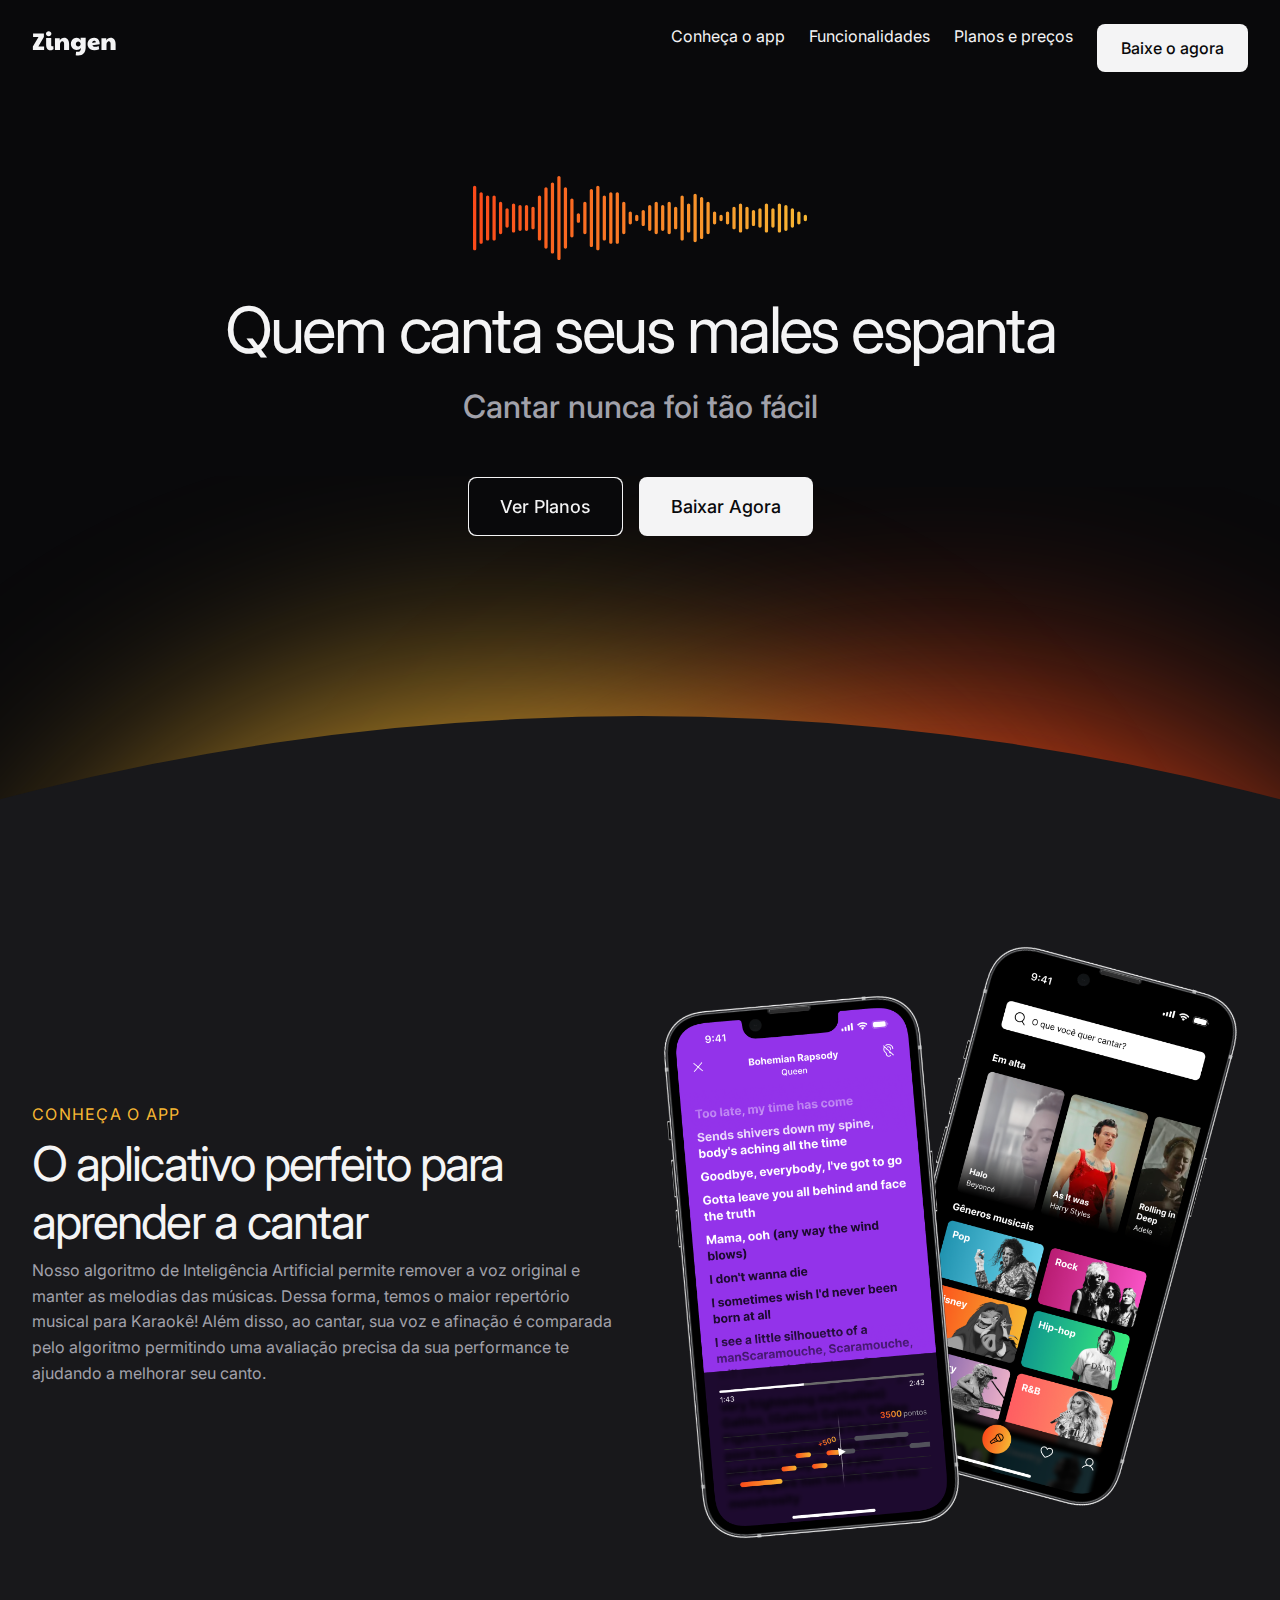
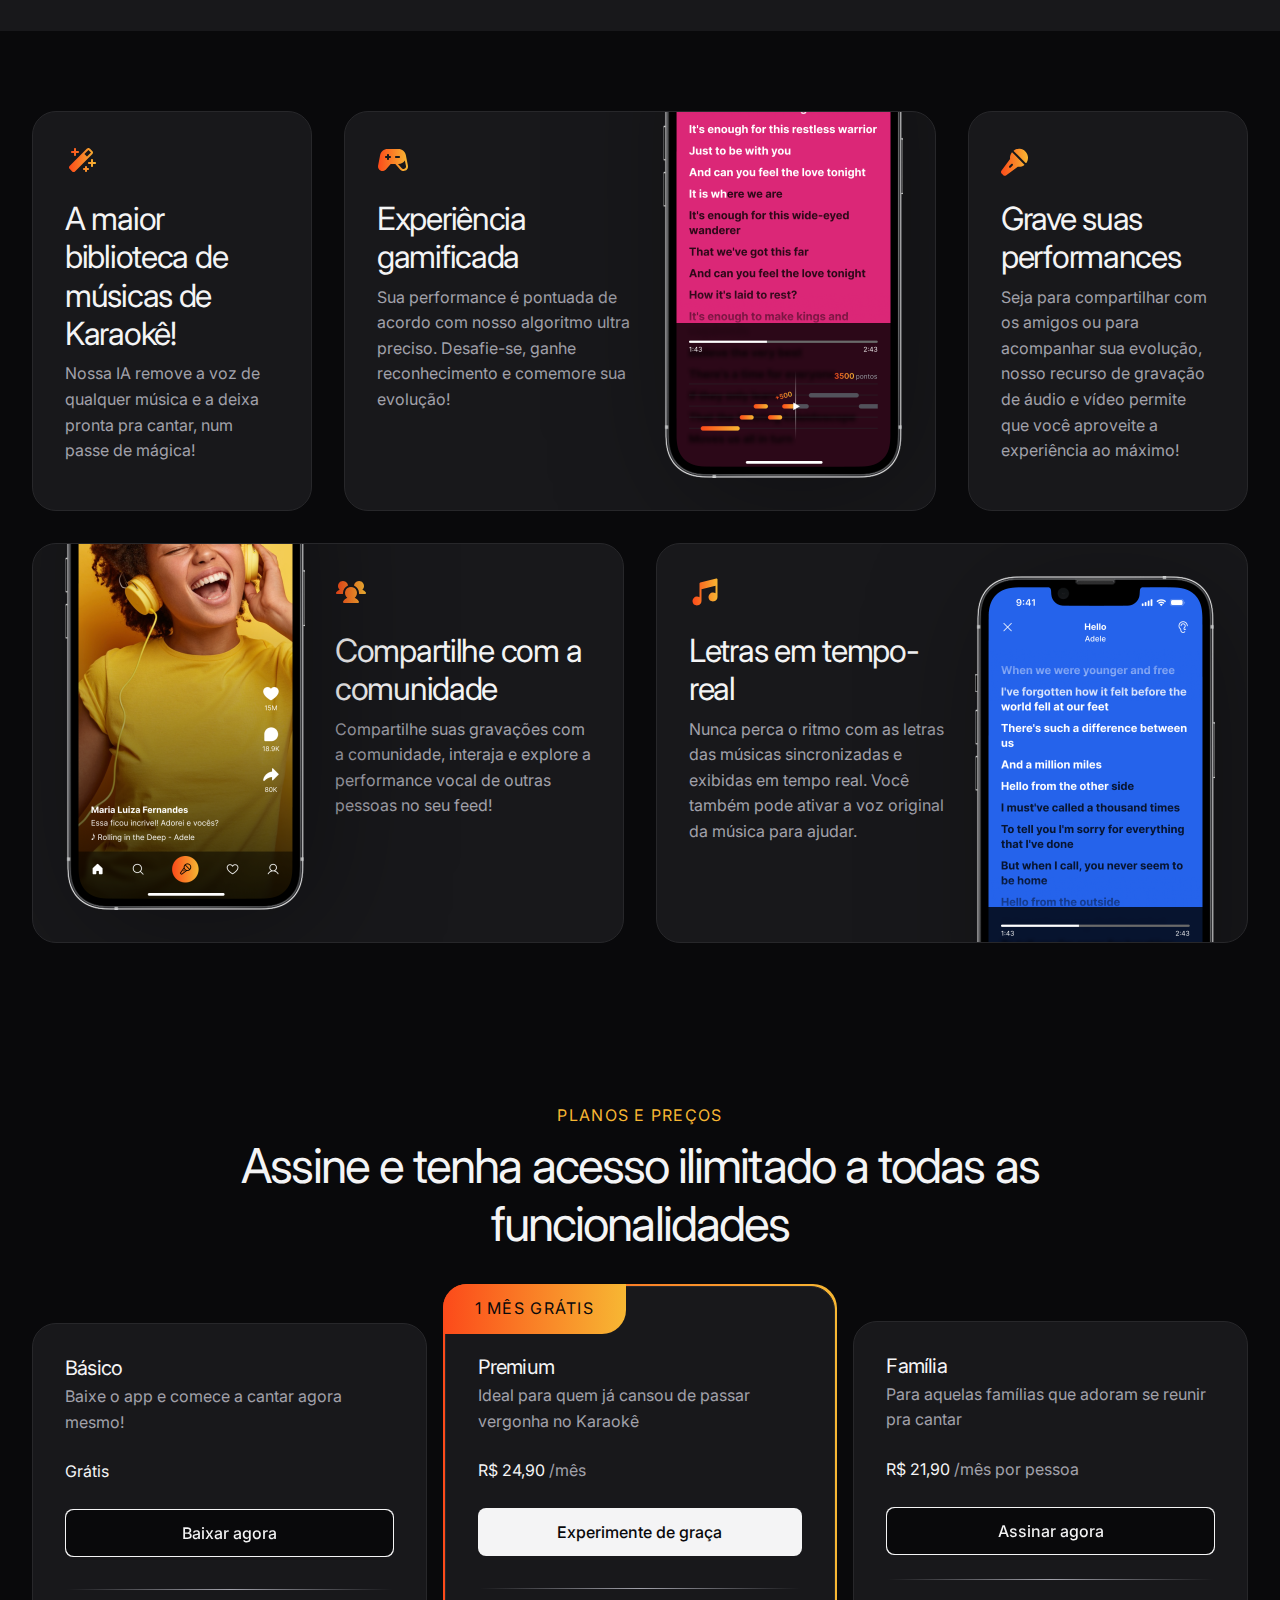
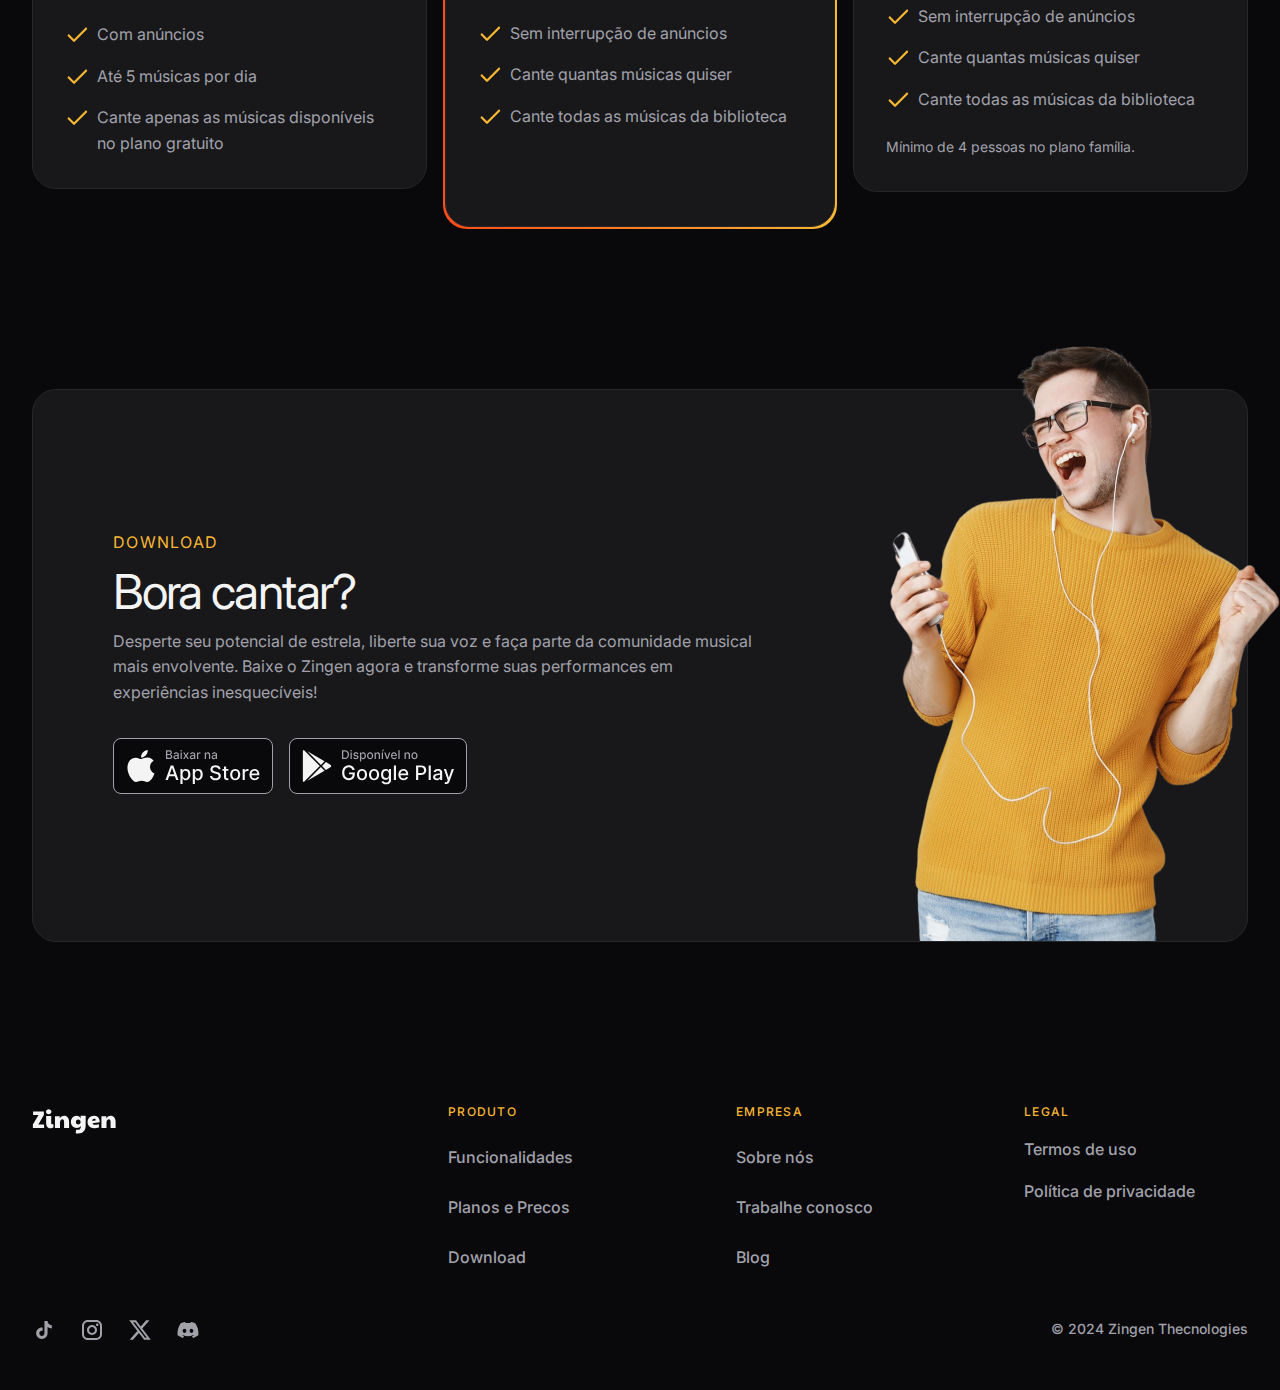
<file: ProjetoZingen/index.html>
<!DOCTYPE html>
<html lang="pt-br">
  <head>
  <link rel="preconnect" href="https://fonts.googleapis.com">
  <link rel="preconnect" href="https://fonts.gstatic.com" crossorigin>
  <meta charset="UTF-8">
  <meta name="viewport" content="width=device-width, initial-scale=1.0">
  <title>Zingen - Karaokê</title>
  <link rel="stylesheet" href="styles/index.css">
  <link href="https://fonts.googleapis.com/css2?family=Inter:ital,opsz,wght@0,14..32,100..900;1,14..32,100..900&display=swap" rel="stylesheet">
</head>
<body>
  
  <header>
    <div class="container py-base">
      <nav class="flex itens-center gap-1.5">
        <a href="#">
          <img src="assets/icons/logo.svg" alt="">
        </a>
        <a href="#about" class="desktop-only">Conheça o app</a>
        <a href="#features" class="desktop-only">Funcionalidades</a>
        <a href="#pricing" class="desktop-only">Planos e preços</a>
        <a href="#download" class="btn btn-sm">Baixe o agora</a>
      </nav>
    </div>
  </header>
  <section id="hero">
    <div class="container py-xl">
      <img src="assets/icons/music-bars.svg" alt="">
      <h1>Quem canta seus males espanta</h1>
      <p>Cantar nunca foi tão fácil</p>
      <div class="buttons flex items-center gap-1	">
        <a href="#pricing" aria-label="Ver Planos" class="btn btn-md"></a>
        <a href="#download" class="btn btn-md">Baixar Agora</a>
      </div>
    </div>
  </section>
  <section id="smartphone-img">
    <div class="container">
      <img src="assets/images/App mockups.png" alt="">
    </div>

  </section>
  <section id="about">
    <div class="container even-columns py-xl items-center">
      <div>
        <header>
          <strong>Conheça o app</strong>
          <h2>
            O aplicativo perfeito para aprender a cantar
          </h2>
          <p>Nosso algoritmo de Inteligência Artificial permite remover a voz original e manter as melodias das músicas. Dessa forma, temos o maior repertório musical para Karaokê! Além disso, ao cantar, sua voz e afinação é comparada pelo algoritmo permitindo uma avaliação precisa da sua performance te ajudando a melhorar seu canto. </p>
        </header>
      </div>
      <div class="desktop-only">
        <img src="assets/images/App mockups.png" alt="">
      </div>
    </div>
  </section>
  <section id="features">
    <div class="cards container py-xl grid gap-1.5">
      <div class="card py-lg px-lg">
        <img src="assets/icons/MagicWand.svg" alt="">
        <h3>A maior biblioteca de músicas de Karaokê!</h3>
        <p>Nossa IA remove a voz de qualquer música e a deixa pronta pra cantar, num passe de mágica!</p>
      </div>
      <div class="card py-lg px-lg">
        <div>
          <img src="assets/icons/GameController.svg" alt="">
          <h3>Experiência gamificada</h3>
          <p>Sua performance é pontuada de acordo com nosso algoritmo ultra preciso. Desafie-se, ganhe reconhecimento e comemore sua evolução!</p>
        </div>
        <img  class="desktop-only" src="assets/images/Tela 2.png" alt="">
      </div>
      <div class="card py-lg px-lg">
          <img src="assets/icons/MicrophoneStage.svg" alt="">
          <h3>Grave suas performances</h3>
          <p>Seja para compartilhar com os amigos ou para acompanhar sua evolução, nosso recurso de gravação de áudio e vídeo permite que você aproveite a experiência ao máximo! </p>
    </div>
    <div class="card py-lg px-lg">
      <div>
        <img src="assets/icons/UsersThree.svg" alt="">
        <h3>Compartilhe com a comunidade</h3>
        <p>Compartilhe suas gravações com a comunidade, interaja e explore a performance vocal de outras pessoas no seu feed!</p>
      </div>
      <img  class="desktop-only" src="assets/images/Tela 1.png" alt="">
    </div>
    <div class="card py-lg px-lg">
      <div>
        <img src="assets/icons/MusicNotes.svg" alt="">
        <h3>Letras em tempo-real</h3>
        <p>Nunca perca o ritmo com as letras das músicas sincronizadas e exibidas em tempo real. Você também pode ativar a voz original da música para ajudar.</p>
      </div>
      <img  class="desktop-only" src="assets/images/Tela 3.png" alt="">
    </div>
  </section>
  <section id="pricing">
    <div class="container py-xl">
      <header>
        <strong>Planos e preços</strong>
        <h2>Assine e tenha acesso ilimitado a todas as funcionalidades</h2>
      </header>
      <div class="cards even-columns items-center">
        <div class="card py-lg px-lg">
          <h3>Básico</h3>
          <p>Baixe o app e comece a cantar agora mesmo!</p>
          <zin-pricing>
            Grátis
          </zin-pricing>
          <a href="#download" class="btn btn-md" aria-label="Baixar agora"></a>
          <div class="separator"></div>
          <ul role="list" class="grid gap-1">
            <li>Com anúncios</li>
            <li>Até 5 músicas por dia</li>
            <li>Cante apenas as músicas disponíveis no plano gratuito</li>
        </ul> 
      </div>
      <div class="premium">
        <div class="card py-lg px-lg">

          <h3>Premium</h3>
          <span>1 mês grátis</span>
          <p>Ideal para quem já cansou de passar vergonha no Karaokê</p>
          <zin-pricing>
            R$ 24,90 <small>/mês</small>
          </zin-pricing>
          <a href="#download" class="btn btn-md">Experimente de graça</a>
          <div class="separator"></div>
          <ul role="list" class="grid gap-1">
            <li>Sem interrupção de anúncios</li>
            <li>Cante quantas músicas quiser</li>
            <li>Cante todas as músicas da biblioteca</li>
          </ul> 
        </div>
      </div>
      <div class="card py-lg px-lg">
        <h3>Família</h3>
        <p>Para aquelas famílias que adoram se reunir pra cantar</p>
        <zin-pricing>
          R$ 21,90 <small>/mês por pessoa</small>
        </zin-pricing>
        <a href="#" class="btn btn-md" aria-label="Assinar agora"></a>
        <div class="separator"></div>
        <ul role="list" class="grid gap-1">
          <li>Sem interrupção de anúncios</li>
          <li>Cante quantas músicas quiser</li>
          <li>Cante todas as músicas da biblioteca</li>
        </ul> 
        <small>
          Mínimo de 4 pessoas no plano família.
        </small>
      </div>
    </div>    
  </section>
  <section id="download">
    <div class="container py-xl">
      <div class="card px-lg even-columns items-center">
        <div>
          <header>
            <strong>Download</strong>
            <h2>Bora cantar?</h2>
            <p>Desperte seu potencial de estrela, liberte sua voz e faça parte da comunidade musical mais envolvente. Baixe o Zingen agora e transforme suas performances em experiências inesquecíveis!</p>
          </header>
            <div class="buttons flex gap-1">
              <a href="#">
                <img src="assets/icons/button-applestore.svg" alt="Baixar na Apple Store">
              </a>
              <a href="#">
                <img src="assets/icons/button-playstore.svg" alt="Baixar na Play Store">
              </a>
            </div>
        </div>
        <img src="assets/images/rapaz-ouvindo-musica-com-fones-de-ouvido-e-cantando-no-aplicativo-de-karaoke-removebg 1.png" alt="">
      </div>
    </div>
  </section>
  <footer>
    <div class="container py-xl grid">
      <section class="grid top">
        <img src="assets/icons/logo.svg" alt="">
        <nav class="even-columns">
          <ul role="list" class="grid gap-1.5">
            <li class="title">Produto</li>
            <li><a href="#features">Funcionalidades</a></li>
            <li><a href="#pricing">Planos e Precos</a></li>
            <li><a href="#download">Download</a></li>
          </ul>
          <ul role="list" class="grid gap-1.5">
            <li class="title">Empresa</li>
            <li><a href="#about">Sobre nós</a></li>
            <li><a href="#">Trabalhe conosco</a></li>
            <li><a href="#">Blog</a></li>
          </ul>
          <ul role="list" class="grid gap-1 5">
            <li class="title">legal</li>
            <li><a href="#">Termos de uso</a></li>
            <li><a href="#">Política de privacidade</a></li>
          </ul>
        </nav>
      </section>
      <section class="bottom flex gap-1">
        <div class="flex gap-1.5">
          <a href="#" class="social" aria-label="tiktok"></a>
          <a href="#" class="social" aria-label="instagram"></a>
          <a href="#" class="social" aria-label="twitter"></a>
          <a href="#" class="social" aria-label="discord"></a>
        </div>
        <span class="copy">&copy; 2024 Zingen Thecnologies</span>
      </section>
    </div>
  </footer>
</body>
</html>
</file>
<file: ProjetoZingen/styles/index.css>
@import url(global.css);
@import url(utility.css);
@import url(buttons.css);
@import url(social.css);
@import url(header.css);
@import url(hero.css);
@import url(sections.css);
@import url(about.css);
@import url(cards.css);
@import url(features.css) (width >= 80em);
@import url(pricing.css);
@import url(download.css);
@import url(footer.css);
</file>
